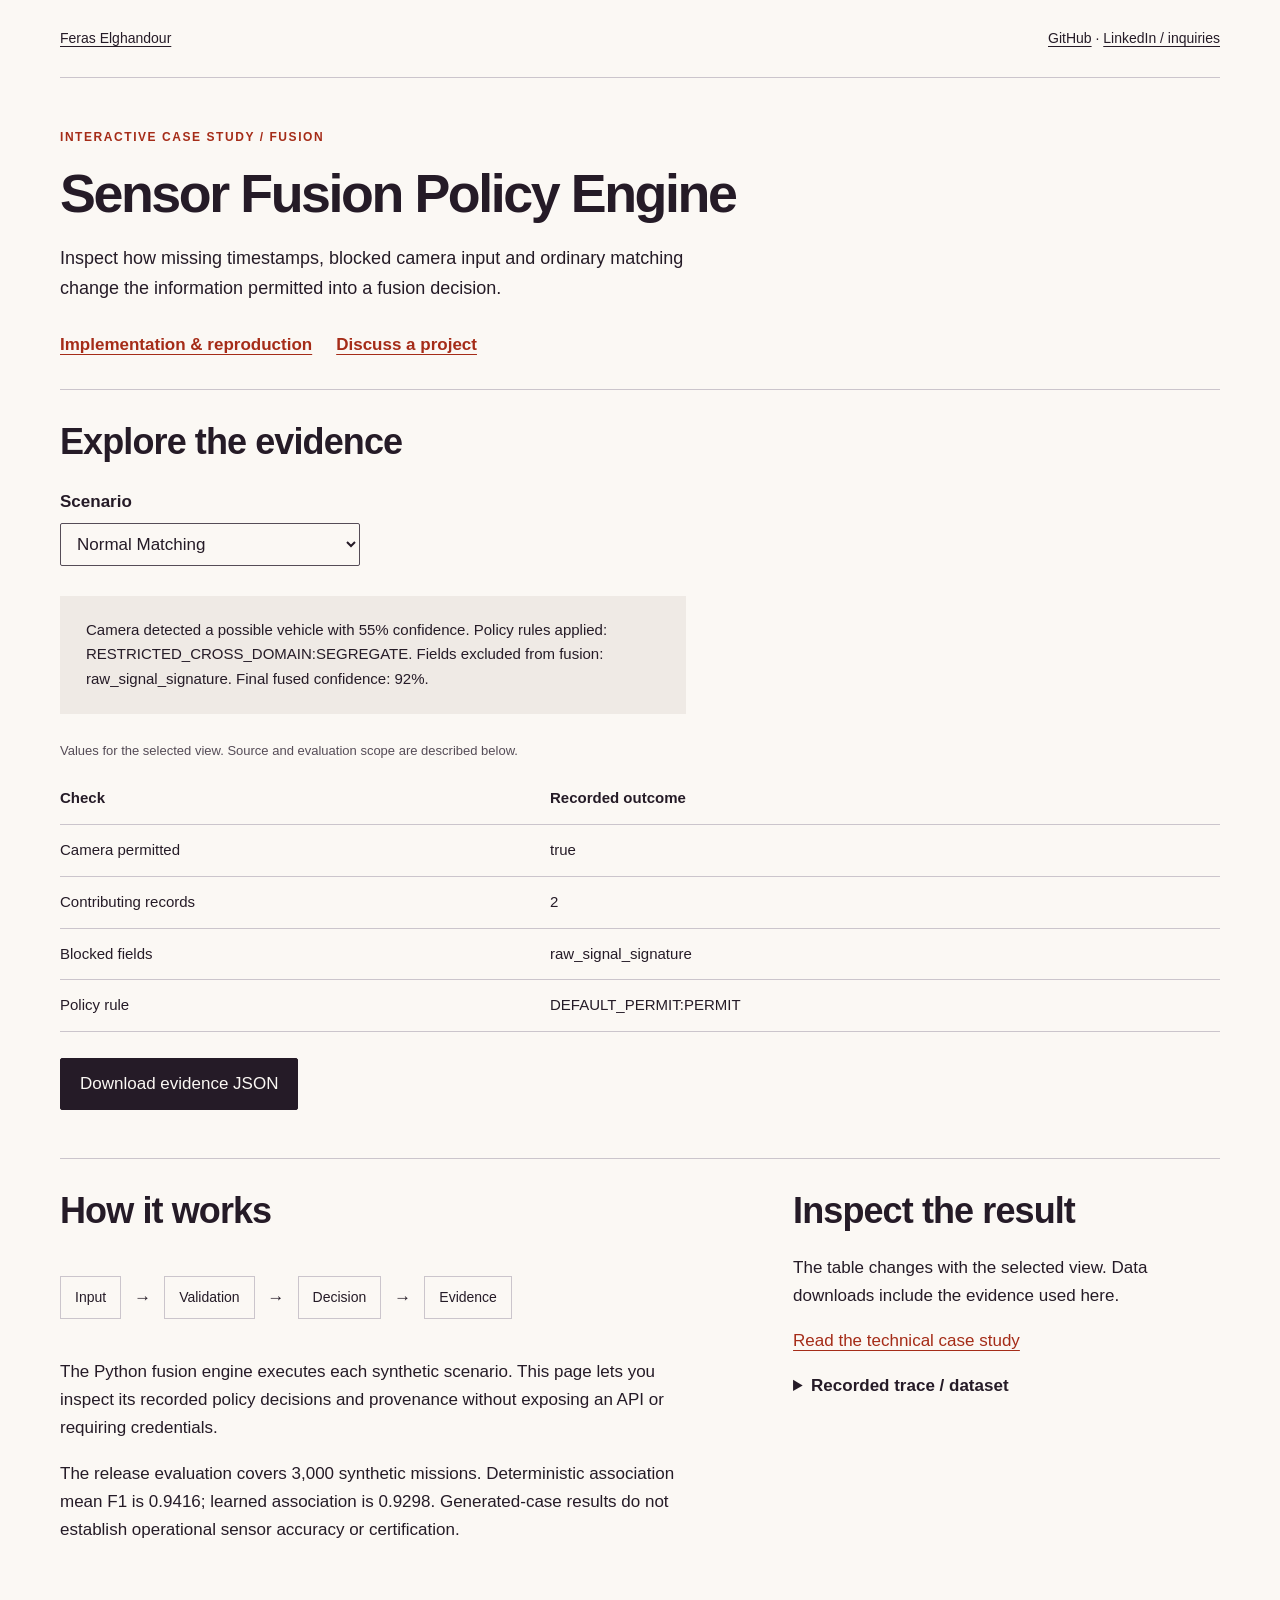
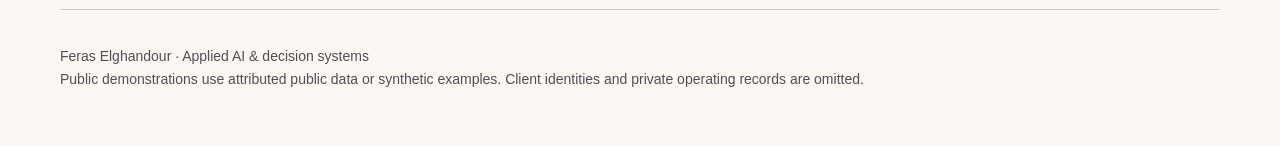
<file: docs/index.html>
<!doctype html><html lang="en"><head><meta charset="utf-8"><meta name="viewport" content="width=device-width,initial-scale=1"><meta name="description" content="Sensor Fusion Policy Engine: implementation, evidence and interactive demonstration by Feras Elghandour."><meta name="referrer" content="strict-origin-when-cross-origin"><meta http-equiv="Content-Security-Policy" content="default-src 'none'; script-src 'self'; style-src 'self' 'unsafe-inline'; img-src 'self' data:; connect-src 'none'; base-uri 'none'; form-action 'none'; object-src 'none'"><meta name="color-scheme" content="light"><title>Sensor Fusion Policy Engine | Feras Elghandour</title><link rel="stylesheet" href="style.css"><link rel="icon" href="data:,"></head><body class="report"><a class="skip" href="#main">Skip to content</a><header><nav aria-label="Main navigation"><a href="https://feraselghandour.github.io/">Feras Elghandour</a><span><a href="https://github.com/FerasElghandour">GitHub</a> · <a href="https://www.linkedin.com/in/feras-elghandour/">LinkedIn / inquiries</a></span></nav></header><main id="main"><section class="hero"><p class="eyebrow">Interactive case study / fusion</p><h1>Sensor Fusion Policy Engine</h1><p class="intro">Inspect how missing timestamps, blocked camera input and ordinary matching change the information permitted into a fusion decision.</p><div class="links"><a href="https://github.com/FerasElghandour/sensor-fusion-policy-engine">Implementation &amp; reproduction</a><a href="https://www.linkedin.com/in/feras-elghandour/">Discuss a project</a></div></section><section class="section"><h2>Explore the evidence</h2><div class="controls"><div class="field"><label for="scenario">Scenario</label><select id="scenario"><option value="0">Normal Matching</option><option value="1">Missing Timestamp</option><option value="2">Camera Side Blocked Independently</option></select></div></div><p id="finding" class="note" role="status" aria-live="polite"></p><div id="chart" aria-label="Comparison chart"></div><div id="results" class="table-wrap"></div><p id="decision" class="status"></p><button id="download" type="button">Download evidence JSON</button></section><section class="section split"><div><h2>How it works</h2><div class="diagram" aria-label="Implementation flow"><span>Input</span> <b aria-hidden="true">→</b> <span>Validation</span> <b aria-hidden="true">→</b> <span>Decision</span> <b aria-hidden="true">→</b> <span>Evidence</span></div><p>The Python fusion engine executes each synthetic scenario. This page lets you inspect its recorded policy decisions and provenance without exposing an API or requiring credentials.</p><p>The release evaluation covers 3,000 synthetic missions. Deterministic association mean F1 is 0.9416; learned association is 0.9298. Generated-case results do not establish operational sensor accuracy or certification.</p></div><aside><h2>Inspect the result</h2><p>The table changes with the selected view. Data downloads include the evidence used here.</p><p><a href="https://github.com/FerasElghandour/sensor-fusion-policy-engine/blob/main/README.md">Read the technical case study</a></p><details><summary>Recorded trace / dataset</summary><pre id="details">{
  &quot;kind&quot;: &quot;fusion&quot;,
  &quot;input_type&quot;: &quot;generated sensor fixtures; no operational sensor data&quot;,
  &quot;scenarios&quot;: [
    {
      &quot;name&quot;: &quot;Normal Matching&quot;,
      &quot;summary&quot;: &quot;Camera detected a possible vehicle with 55% confidence. Policy rules applied: RESTRICTED_CROSS_DOMAIN:SEGREGATE. Fields excluded from fusion: raw_signal_signature. Final fused confidence: 92%.&quot;,
      &quot;rows&quot;: [
        [
          &quot;Camera permitted&quot;,
          true
        ],
        [
          &quot;Contributing records&quot;,
          2
        ],
        [
          &quot;Blocked fields&quot;,
          &quot;raw_signal_signature&quot;
        ],
        [
          &quot;Policy rule&quot;,
          &quot;DEFAULT_PERMIT:PERMIT&quot;
        ]
      ],
      &quot;trace&quot;: {
        &quot;conclusion_id&quot;: &quot;5c11975a-28ed-44c5-a081-d128c6e1a051&quot;,
        &quot;object_class&quot;: &quot;vehicle&quot;,
        &quot;confidence_before&quot;: 0.55,
        &quot;confidence_after&quot;: 0.919,
        &quot;contributing_data_ids&quot;: [
          &quot;b71ff9f7-d915-4f99-9009-569a99b28fb5&quot;,
          &quot;05bdc7da-9cf9-48eb-b88a-557be0997211&quot;
        ],
        &quot;blocked_fields&quot;: [
          &quot;raw_signal_signature&quot;
        ],
        &quot;applied_policy_rules&quot;: [
          &quot;RESTRICTED_CROSS_DOMAIN:SEGREGATE&quot;
        ],
        &quot;requested_evidence&quot;: [
          &quot;Requested radar data (request 1/3) to resolve missing [&#x27;speed_mps&#x27;, &#x27;distance_m&#x27;]&quot;
        ],
        &quot;candidates_considered&quot;: [
          {
            &quot;radar_id&quot;: &quot;05bdc7da-9cf9-48eb-b88a-557be0997211&quot;,
            &quot;camera_id&quot;: &quot;b71ff9f7-d915-4f99-9009-569a99b28fb5&quot;,
            &quot;association_score&quot;: 0.938,
            &quot;rationale&quot;: &quot;time_score=1.00 (delta=0.5), location_score=0.99 (distance=0.2m), direction_score=0.94 (diff=5.0 deg), confidence_score=0.69&quot;
          },
          {
            &quot;radar_id&quot;: &quot;60546054-e144-45a8-a83c-86b25a11d27c&quot;,
            &quot;camera_id&quot;: &quot;b71ff9f7-d915-4f99-9009-569a99b28fb5&quot;,
            &quot;association_score&quot;: 0.457,
            &quot;rationale&quot;: &quot;time_score=0.00 (delta=None), location_score=0.92 (distance=1.7m), direction_score=0.56 (diff=40.0 deg), confidence_score=0.48&quot;
          },
          {
            &quot;radar_id&quot;: &quot;8f89817b-7dee-473a-b1c2-4dcfd5ea2374&quot;,
            &quot;camera_id&quot;: &quot;b71ff9f7-d915-4f99-9009-569a99b28fb5&quot;,
            &quot;association_score&quot;: 0.311,
            &quot;rationale&quot;: &quot;time_score=0.00 (delta=None), location_score=0.82 (distance=3.5m), direction_score=0.00 (diff=120.0 deg), confidence_score=0.43&quot;
          }
        ],
        &quot;explanation&quot;: &quot;Camera detected a possible vehicle with 55% confidence. Policy rules applied: RESTRICTED_CROSS_DOMAIN:SEGREGATE. Fields excluded from fusion: raw_signal_signature. Final fused confidence: 92%.&quot;,
        &quot;camera_compliance_decision_id&quot;: &quot;a8e29ddf-ee62-472a-a40e-fe0437053b84&quot;,
        &quot;camera_policy_rule&quot;: &quot;DEFAULT_PERMIT:PERMIT&quot;,
        &quot;camera_policy_id&quot;: &quot;fusion-compliance-baseline&quot;,
        &quot;camera_policy_version&quot;: &quot;1.0.0&quot;,
        &quot;camera_blocked_fields&quot;: [],
        &quot;camera_ai_risk_probability&quot;: 0.0333,
        &quot;camera_approved&quot;: true,
        &quot;radar_dispositions&quot;: [
          {
            &quot;compliance_decision_id&quot;: &quot;5d3d8501-d4e2-4aab-9189-c93b1a444c5a&quot;,
            &quot;item_id&quot;: &quot;05bdc7da-9cf9-48eb-b88a-557be0997211&quot;,
            &quot;sensor_source&quot;: &quot;radar&quot;,
            &quot;approved&quot;: true,
            &quot;action&quot;: &quot;SEGREGATE&quot;,
            &quot;rule_name&quot;: &quot;RESTRICTED_CROSS_DOMAIN&quot;,
            &quot;policy_id&quot;: &quot;fusion-compliance-baseline&quot;,
            &quot;policy_version&quot;: &quot;1.0.0&quot;,
            &quot;blocked_fields&quot;: [
              &quot;raw_signal_signature&quot;
            ],
            &quot;ai_risk_probability&quot;: 0.0333,
            &quot;ai_risk_categories&quot;: [],
            &quot;explanation&quot;: &quot;Item 05bdc7da-9cf9-48eb-b88a-557be0997211 is classified restricted and was evaluated against the open domain. RESTRICTED data not released for the target domain has its sensitive fields blocked, but its remaining metadata is still permitted to fuse. Blocked field(s): [&#x27;raw_signal_signature&#x27;].&quot;
          },
          {
            &quot;compliance_decision_id&quot;: &quot;6be08fd7-d25b-4782-8577-22bb65a1acf2&quot;,
            &quot;item_id&quot;: &quot;60546054-e144-45a8-a83c-86b25a11d27c&quot;,
            &quot;sensor_source&quot;: &quot;radar&quot;,
            &quot;approved&quot;: true,
            &quot;action&quot;: &quot;PERMIT&quot;,
            &quot;rule_name&quot;: &quot;DEFAULT_PERMIT&quot;,
            &quot;policy_id&quot;: &quot;fusion-compliance-baseline&quot;,
            &quot;policy_version&quot;: &quot;1.0.0&quot;,
            &quot;blocked_fields&quot;: [],
            &quot;ai_risk_probability&quot;: 0.0333,
            &quot;ai_risk_categories&quot;: [],
            &quot;explanation&quot;: &quot;Item 60546054-e144-45a8-a83c-86b25a11d27c is classified public and was evaluated against the open domain. Public or properly released data is permitted by default.&quot;
          },
          {
            &quot;compliance_decision_id&quot;: &quot;29926b12-4f73-4b2f-8e8f-b71bf09434c3&quot;,
            &quot;item_id&quot;: &quot;8f89817b-7dee-473a-b1c2-4dcfd5ea2374&quot;,
            &quot;sensor_source&quot;: &quot;radar&quot;,
            &quot;approved&quot;: true,
            &quot;action&quot;: &quot;PERMIT&quot;,
            &quot;rule_name&quot;: &quot;DEFAULT_PERMIT&quot;,
            &quot;policy_id&quot;: &quot;fusion-compliance-baseline&quot;,
            &quot;policy_version&quot;: &quot;1.0.0&quot;,
            &quot;blocked_fields&quot;: [],
            &quot;ai_risk_probability&quot;: 0.0333,
            &quot;ai_risk_categories&quot;: [],
            &quot;explanation&quot;: &quot;Item 8f89817b-7dee-473a-b1c2-4dcfd5ea2374 is classified public and was evaluated against the open domain. Public or properly released data is permitted by default.&quot;
          }
        ]
      }
    },
    {
      &quot;name&quot;: &quot;Missing Timestamp&quot;,
      &quot;summary&quot;: &quot;Camera detected a possible vehicle with 55% confidence. Policy rules applied: RESTRICTED_CROSS_DOMAIN:SEGREGATE. Fields excluded from fusion: raw_signal_signature. Final fused confidence: 92%.&quot;,
      &quot;rows&quot;: [
        [
          &quot;Camera permitted&quot;,
          true
        ],
        [
          &quot;Contributing records&quot;,
          2
        ],
        [
          &quot;Blocked fields&quot;,
          &quot;raw_signal_signature&quot;
        ],
        [
          &quot;Policy rule&quot;,
          &quot;DEFAULT_PERMIT:PERMIT&quot;
        ]
      ],
      &quot;trace&quot;: {
        &quot;conclusion_id&quot;: &quot;b33b777f-2e20-4405-9723-32e7f6d80221&quot;,
        &quot;object_class&quot;: &quot;vehicle&quot;,
        &quot;confidence_before&quot;: 0.55,
        &quot;confidence_after&quot;: 0.919,
        &quot;contributing_data_ids&quot;: [
          &quot;e47e7bdd-9e94-43cf-b552-6057ec0b3949&quot;,
          &quot;265e1b2e-8aae-410e-becd-c7e269526b7f&quot;
        ],
        &quot;blocked_fields&quot;: [
          &quot;raw_signal_signature&quot;
        ],
        &quot;applied_policy_rules&quot;: [
          &quot;RESTRICTED_CROSS_DOMAIN:SEGREGATE&quot;
        ],
        &quot;requested_evidence&quot;: [
          &quot;Requested radar data (request 1/3) to resolve missing [&#x27;speed_mps&#x27;, &#x27;distance_m&#x27;]&quot;
        ],
        &quot;candidates_considered&quot;: [
          {
            &quot;radar_id&quot;: &quot;265e1b2e-8aae-410e-becd-c7e269526b7f&quot;,
            &quot;camera_id&quot;: &quot;e47e7bdd-9e94-43cf-b552-6057ec0b3949&quot;,
            &quot;association_score&quot;: 0.588,
            &quot;rationale&quot;: &quot;time_score=0.00 (delta=None), location_score=0.99 (distance=0.2m), direction_score=0.94 (diff=5.0 deg), confidence_score=0.69&quot;
          },
          {
            &quot;radar_id&quot;: &quot;4fbf1faf-4125-4ef3-9400-08ea1e493f5c&quot;,
            &quot;camera_id&quot;: &quot;e47e7bdd-9e94-43cf-b552-6057ec0b3949&quot;,
            &quot;association_score&quot;: 0.457,
            &quot;rationale&quot;: &quot;time_score=0.00 (delta=None), location_score=0.92 (distance=1.7m), direction_score=0.56 (diff=40.0 deg), confidence_score=0.48&quot;
          },
          {
            &quot;radar_id&quot;: &quot;b3d79654-3ec0-47a9-beb6-8c9cb963e207&quot;,
            &quot;camera_id&quot;: &quot;e47e7bdd-9e94-43cf-b552-6057ec0b3949&quot;,
            &quot;association_score&quot;: 0.311,
            &quot;rationale&quot;: &quot;time_score=0.00 (delta=None), location_score=0.82 (distance=3.5m), direction_score=0.00 (diff=120.0 deg), confidence_score=0.43&quot;
          }
        ],
        &quot;explanation&quot;: &quot;Camera detected a possible vehicle with 55% confidence. Policy rules applied: RESTRICTED_CROSS_DOMAIN:SEGREGATE. Fields excluded from fusion: raw_signal_signature. Final fused confidence: 92%.&quot;,
        &quot;camera_compliance_decision_id&quot;: &quot;759e7f84-a866-4d45-adaa-ce5bd550516b&quot;,
        &quot;camera_policy_rule&quot;: &quot;DEFAULT_PERMIT:PERMIT&quot;,
        &quot;camera_policy_id&quot;: &quot;fusion-compliance-baseline&quot;,
        &quot;camera_policy_version&quot;: &quot;1.0.0&quot;,
        &quot;camera_blocked_fields&quot;: [],
        &quot;camera_ai_risk_probability&quot;: 0.0333,
        &quot;camera_approved&quot;: true,
        &quot;radar_dispositions&quot;: [
          {
            &quot;compliance_decision_id&quot;: &quot;ea69197a-6d5e-4cf9-83b6-17a9279da6d7&quot;,
            &quot;item_id&quot;: &quot;265e1b2e-8aae-410e-becd-c7e269526b7f&quot;,
            &quot;sensor_source&quot;: &quot;radar&quot;,
            &quot;approved&quot;: true,
            &quot;action&quot;: &quot;SEGREGATE&quot;,
            &quot;rule_name&quot;: &quot;RESTRICTED_CROSS_DOMAIN&quot;,
            &quot;policy_id&quot;: &quot;fusion-compliance-baseline&quot;,
            &quot;policy_version&quot;: &quot;1.0.0&quot;,
            &quot;blocked_fields&quot;: [
              &quot;raw_signal_signature&quot;
            ],
            &quot;ai_risk_probability&quot;: 0.0333,
            &quot;ai_risk_categories&quot;: [],
            &quot;explanation&quot;: &quot;Item 265e1b2e-8aae-410e-becd-c7e269526b7f is classified restricted and was evaluated against the open domain. RESTRICTED data not released for the target domain has its sensitive fields blocked, but its remaining metadata is still permitted to fuse. Blocked field(s): [&#x27;raw_signal_signature&#x27;].&quot;
          },
          {
            &quot;compliance_decision_id&quot;: &quot;d7c7111e-c563-43f5-9b0b-3e3f2bfc586d&quot;,
            &quot;item_id&quot;: &quot;4fbf1faf-4125-4ef3-9400-08ea1e493f5c&quot;,
            &quot;sensor_source&quot;: &quot;radar&quot;,
            &quot;approved&quot;: true,
            &quot;action&quot;: &quot;PERMIT&quot;,
            &quot;rule_name&quot;: &quot;DEFAULT_PERMIT&quot;,
            &quot;policy_id&quot;: &quot;fusion-compliance-baseline&quot;,
            &quot;policy_version&quot;: &quot;1.0.0&quot;,
            &quot;blocked_fields&quot;: [],
            &quot;ai_risk_probability&quot;: 0.0333,
            &quot;ai_risk_categories&quot;: [],
            &quot;explanation&quot;: &quot;Item 4fbf1faf-4125-4ef3-9400-08ea1e493f5c is classified public and was evaluated against the open domain. Public or properly released data is permitted by default.&quot;
          },
          {
            &quot;compliance_decision_id&quot;: &quot;6e8aaf81-f966-41f0-8ac1-0465dcfaed96&quot;,
            &quot;item_id&quot;: &quot;b3d79654-3ec0-47a9-beb6-8c9cb963e207&quot;,
            &quot;sensor_source&quot;: &quot;radar&quot;,
            &quot;approved&quot;: true,
            &quot;action&quot;: &quot;PERMIT&quot;,
            &quot;rule_name&quot;: &quot;DEFAULT_PERMIT&quot;,
            &quot;policy_id&quot;: &quot;fusion-compliance-baseline&quot;,
            &quot;policy_version&quot;: &quot;1.0.0&quot;,
            &quot;blocked_fields&quot;: [],
            &quot;ai_risk_probability&quot;: 0.0333,
            &quot;ai_risk_categories&quot;: [],
            &quot;explanation&quot;: &quot;Item b3d79654-3ec0-47a9-beb6-8c9cb963e207 is classified public and was evaluated against the open domain. Public or properly released data is permitted by default.&quot;
          }
        ]
      }
    },
    {
      &quot;name&quot;: &quot;Camera Side Blocked Independently&quot;,
      &quot;summary&quot;: &quot;Camera detection 8c2e3b58-e504-44b0-b7ed-77450325291a was blocked by the Fusion Compliance Engine before it could reach the fusion pipeline. Item 8c2e3b58-e504-44b0-b7ed-77450325291a is classified confidential and was evaluated against the open domain. CONFIDENTIAL data not released for the target network domain is rejected outright \u2014 nothing about it may enter fusion. Blocked field(s): [&#x27;*&#x27;].&quot;,
      &quot;rows&quot;: [
        [
          &quot;Camera permitted&quot;,
          false
        ],
        [
          &quot;Contributing records&quot;,
          0
        ],
        [
          &quot;Blocked fields&quot;,
          &quot;*&quot;
        ],
        [
          &quot;Policy rule&quot;,
          &quot;FORBIDDEN_DOMAIN:REJECT&quot;
        ]
      ],
      &quot;trace&quot;: {
        &quot;conclusion_id&quot;: &quot;ac23286b-37c1-4286-ab25-e30358a590f4&quot;,
        &quot;object_class&quot;: &quot;vehicle&quot;,
        &quot;confidence_before&quot;: 0.55,
        &quot;confidence_after&quot;: 0.55,
        &quot;contributing_data_ids&quot;: [],
        &quot;blocked_fields&quot;: [
          &quot;*&quot;
        ],
        &quot;applied_policy_rules&quot;: [],
        &quot;requested_evidence&quot;: [],
        &quot;candidates_considered&quot;: [],
        &quot;explanation&quot;: &quot;Camera detection 8c2e3b58-e504-44b0-b7ed-77450325291a was blocked by the Fusion Compliance Engine before it could reach the fusion pipeline. Item 8c2e3b58-e504-44b0-b7ed-77450325291a is classified confidential and was evaluated against the open domain. CONFIDENTIAL data not released for the target network domain is rejected outright \u2014 nothing about it may enter fusion. Blocked field(s): [&#x27;*&#x27;].&quot;,
        &quot;camera_compliance_decision_id&quot;: &quot;4972a12d-03f4-4021-bd45-c8cd452eb3a5&quot;,
        &quot;camera_policy_rule&quot;: &quot;FORBIDDEN_DOMAIN:REJECT&quot;,
        &quot;camera_policy_id&quot;: &quot;fusion-compliance-baseline&quot;,
        &quot;camera_policy_version&quot;: &quot;1.0.0&quot;,
        &quot;camera_blocked_fields&quot;: [
          &quot;*&quot;
        ],
        &quot;camera_ai_risk_probability&quot;: 0.0333,
        &quot;camera_approved&quot;: false,
        &quot;radar_dispositions&quot;: []
      }
    }
  ]
}</pre></details></aside></section></main><footer>Feras Elghandour · Applied AI &amp; decision systems<br>Public demonstrations use attributed public data or synthetic examples. Client identities and private operating records are omitted.</footer><script type="application/json" id="report-data">{"kind": "fusion", "input_type": "generated sensor fixtures; no operational sensor data", "scenarios": [{"name": "Normal Matching", "summary": "Camera detected a possible vehicle with 55% confidence. Policy rules applied: RESTRICTED_CROSS_DOMAIN:SEGREGATE. Fields excluded from fusion: raw_signal_signature. Final fused confidence: 92%.", "rows": [["Camera permitted", true], ["Contributing records", 2], ["Blocked fields", "raw_signal_signature"], ["Policy rule", "DEFAULT_PERMIT:PERMIT"]], "trace": {"conclusion_id": "5c11975a-28ed-44c5-a081-d128c6e1a051", "object_class": "vehicle", "confidence_before": 0.55, "confidence_after": 0.919, "contributing_data_ids": ["b71ff9f7-d915-4f99-9009-569a99b28fb5", "05bdc7da-9cf9-48eb-b88a-557be0997211"], "blocked_fields": ["raw_signal_signature"], "applied_policy_rules": ["RESTRICTED_CROSS_DOMAIN:SEGREGATE"], "requested_evidence": ["Requested radar data (request 1/3) to resolve missing ['speed_mps', 'distance_m']"], "candidates_considered": [{"radar_id": "05bdc7da-9cf9-48eb-b88a-557be0997211", "camera_id": "b71ff9f7-d915-4f99-9009-569a99b28fb5", "association_score": 0.938, "rationale": "time_score=1.00 (delta=0.5), location_score=0.99 (distance=0.2m), direction_score=0.94 (diff=5.0 deg), confidence_score=0.69"}, {"radar_id": "60546054-e144-45a8-a83c-86b25a11d27c", "camera_id": "b71ff9f7-d915-4f99-9009-569a99b28fb5", "association_score": 0.457, "rationale": "time_score=0.00 (delta=None), location_score=0.92 (distance=1.7m), direction_score=0.56 (diff=40.0 deg), confidence_score=0.48"}, {"radar_id": "8f89817b-7dee-473a-b1c2-4dcfd5ea2374", "camera_id": "b71ff9f7-d915-4f99-9009-569a99b28fb5", "association_score": 0.311, "rationale": "time_score=0.00 (delta=None), location_score=0.82 (distance=3.5m), direction_score=0.00 (diff=120.0 deg), confidence_score=0.43"}], "explanation": "Camera detected a possible vehicle with 55% confidence. Policy rules applied: RESTRICTED_CROSS_DOMAIN:SEGREGATE. Fields excluded from fusion: raw_signal_signature. Final fused confidence: 92%.", "camera_compliance_decision_id": "a8e29ddf-ee62-472a-a40e-fe0437053b84", "camera_policy_rule": "DEFAULT_PERMIT:PERMIT", "camera_policy_id": "fusion-compliance-baseline", "camera_policy_version": "1.0.0", "camera_blocked_fields": [], "camera_ai_risk_probability": 0.0333, "camera_approved": true, "radar_dispositions": [{"compliance_decision_id": "5d3d8501-d4e2-4aab-9189-c93b1a444c5a", "item_id": "05bdc7da-9cf9-48eb-b88a-557be0997211", "sensor_source": "radar", "approved": true, "action": "SEGREGATE", "rule_name": "RESTRICTED_CROSS_DOMAIN", "policy_id": "fusion-compliance-baseline", "policy_version": "1.0.0", "blocked_fields": ["raw_signal_signature"], "ai_risk_probability": 0.0333, "ai_risk_categories": [], "explanation": "Item 05bdc7da-9cf9-48eb-b88a-557be0997211 is classified restricted and was evaluated against the open domain. RESTRICTED data not released for the target domain has its sensitive fields blocked, but its remaining metadata is still permitted to fuse. Blocked field(s): ['raw_signal_signature']."}, {"compliance_decision_id": "6be08fd7-d25b-4782-8577-22bb65a1acf2", "item_id": "60546054-e144-45a8-a83c-86b25a11d27c", "sensor_source": "radar", "approved": true, "action": "PERMIT", "rule_name": "DEFAULT_PERMIT", "policy_id": "fusion-compliance-baseline", "policy_version": "1.0.0", "blocked_fields": [], "ai_risk_probability": 0.0333, "ai_risk_categories": [], "explanation": "Item 60546054-e144-45a8-a83c-86b25a11d27c is classified public and was evaluated against the open domain. Public or properly released data is permitted by default."}, {"compliance_decision_id": "29926b12-4f73-4b2f-8e8f-b71bf09434c3", "item_id": "8f89817b-7dee-473a-b1c2-4dcfd5ea2374", "sensor_source": "radar", "approved": true, "action": "PERMIT", "rule_name": "DEFAULT_PERMIT", "policy_id": "fusion-compliance-baseline", "policy_version": "1.0.0", "blocked_fields": [], "ai_risk_probability": 0.0333, "ai_risk_categories": [], "explanation": "Item 8f89817b-7dee-473a-b1c2-4dcfd5ea2374 is classified public and was evaluated against the open domain. Public or properly released data is permitted by default."}]}}, {"name": "Missing Timestamp", "summary": "Camera detected a possible vehicle with 55% confidence. Policy rules applied: RESTRICTED_CROSS_DOMAIN:SEGREGATE. Fields excluded from fusion: raw_signal_signature. Final fused confidence: 92%.", "rows": [["Camera permitted", true], ["Contributing records", 2], ["Blocked fields", "raw_signal_signature"], ["Policy rule", "DEFAULT_PERMIT:PERMIT"]], "trace": {"conclusion_id": "b33b777f-2e20-4405-9723-32e7f6d80221", "object_class": "vehicle", "confidence_before": 0.55, "confidence_after": 0.919, "contributing_data_ids": ["e47e7bdd-9e94-43cf-b552-6057ec0b3949", "265e1b2e-8aae-410e-becd-c7e269526b7f"], "blocked_fields": ["raw_signal_signature"], "applied_policy_rules": ["RESTRICTED_CROSS_DOMAIN:SEGREGATE"], "requested_evidence": ["Requested radar data (request 1/3) to resolve missing ['speed_mps', 'distance_m']"], "candidates_considered": [{"radar_id": "265e1b2e-8aae-410e-becd-c7e269526b7f", "camera_id": "e47e7bdd-9e94-43cf-b552-6057ec0b3949", "association_score": 0.588, "rationale": "time_score=0.00 (delta=None), location_score=0.99 (distance=0.2m), direction_score=0.94 (diff=5.0 deg), confidence_score=0.69"}, {"radar_id": "4fbf1faf-4125-4ef3-9400-08ea1e493f5c", "camera_id": "e47e7bdd-9e94-43cf-b552-6057ec0b3949", "association_score": 0.457, "rationale": "time_score=0.00 (delta=None), location_score=0.92 (distance=1.7m), direction_score=0.56 (diff=40.0 deg), confidence_score=0.48"}, {"radar_id": "b3d79654-3ec0-47a9-beb6-8c9cb963e207", "camera_id": "e47e7bdd-9e94-43cf-b552-6057ec0b3949", "association_score": 0.311, "rationale": "time_score=0.00 (delta=None), location_score=0.82 (distance=3.5m), direction_score=0.00 (diff=120.0 deg), confidence_score=0.43"}], "explanation": "Camera detected a possible vehicle with 55% confidence. Policy rules applied: RESTRICTED_CROSS_DOMAIN:SEGREGATE. Fields excluded from fusion: raw_signal_signature. Final fused confidence: 92%.", "camera_compliance_decision_id": "759e7f84-a866-4d45-adaa-ce5bd550516b", "camera_policy_rule": "DEFAULT_PERMIT:PERMIT", "camera_policy_id": "fusion-compliance-baseline", "camera_policy_version": "1.0.0", "camera_blocked_fields": [], "camera_ai_risk_probability": 0.0333, "camera_approved": true, "radar_dispositions": [{"compliance_decision_id": "ea69197a-6d5e-4cf9-83b6-17a9279da6d7", "item_id": "265e1b2e-8aae-410e-becd-c7e269526b7f", "sensor_source": "radar", "approved": true, "action": "SEGREGATE", "rule_name": "RESTRICTED_CROSS_DOMAIN", "policy_id": "fusion-compliance-baseline", "policy_version": "1.0.0", "blocked_fields": ["raw_signal_signature"], "ai_risk_probability": 0.0333, "ai_risk_categories": [], "explanation": "Item 265e1b2e-8aae-410e-becd-c7e269526b7f is classified restricted and was evaluated against the open domain. RESTRICTED data not released for the target domain has its sensitive fields blocked, but its remaining metadata is still permitted to fuse. Blocked field(s): ['raw_signal_signature']."}, {"compliance_decision_id": "d7c7111e-c563-43f5-9b0b-3e3f2bfc586d", "item_id": "4fbf1faf-4125-4ef3-9400-08ea1e493f5c", "sensor_source": "radar", "approved": true, "action": "PERMIT", "rule_name": "DEFAULT_PERMIT", "policy_id": "fusion-compliance-baseline", "policy_version": "1.0.0", "blocked_fields": [], "ai_risk_probability": 0.0333, "ai_risk_categories": [], "explanation": "Item 4fbf1faf-4125-4ef3-9400-08ea1e493f5c is classified public and was evaluated against the open domain. Public or properly released data is permitted by default."}, {"compliance_decision_id": "6e8aaf81-f966-41f0-8ac1-0465dcfaed96", "item_id": "b3d79654-3ec0-47a9-beb6-8c9cb963e207", "sensor_source": "radar", "approved": true, "action": "PERMIT", "rule_name": "DEFAULT_PERMIT", "policy_id": "fusion-compliance-baseline", "policy_version": "1.0.0", "blocked_fields": [], "ai_risk_probability": 0.0333, "ai_risk_categories": [], "explanation": "Item b3d79654-3ec0-47a9-beb6-8c9cb963e207 is classified public and was evaluated against the open domain. Public or properly released data is permitted by default."}]}}, {"name": "Camera Side Blocked Independently", "summary": "Camera detection 8c2e3b58-e504-44b0-b7ed-77450325291a was blocked by the Fusion Compliance Engine before it could reach the fusion pipeline. Item 8c2e3b58-e504-44b0-b7ed-77450325291a is classified confidential and was evaluated against the open domain. CONFIDENTIAL data not released for the target network domain is rejected outright \u2014 nothing about it may enter fusion. Blocked field(s): ['*'].", "rows": [["Camera permitted", false], ["Contributing records", 0], ["Blocked fields", "*"], ["Policy rule", "FORBIDDEN_DOMAIN:REJECT"]], "trace": {"conclusion_id": "ac23286b-37c1-4286-ab25-e30358a590f4", "object_class": "vehicle", "confidence_before": 0.55, "confidence_after": 0.55, "contributing_data_ids": [], "blocked_fields": ["*"], "applied_policy_rules": [], "requested_evidence": [], "candidates_considered": [], "explanation": "Camera detection 8c2e3b58-e504-44b0-b7ed-77450325291a was blocked by the Fusion Compliance Engine before it could reach the fusion pipeline. Item 8c2e3b58-e504-44b0-b7ed-77450325291a is classified confidential and was evaluated against the open domain. CONFIDENTIAL data not released for the target network domain is rejected outright \u2014 nothing about it may enter fusion. Blocked field(s): ['*'].", "camera_compliance_decision_id": "4972a12d-03f4-4021-bd45-c8cd452eb3a5", "camera_policy_rule": "FORBIDDEN_DOMAIN:REJECT", "camera_policy_id": "fusion-compliance-baseline", "camera_policy_version": "1.0.0", "camera_blocked_fields": ["*"], "camera_ai_risk_probability": 0.0333, "camera_approved": false, "radar_dispositions": []}}]}</script><script src="report.js" defer></script></body></html>
</file>
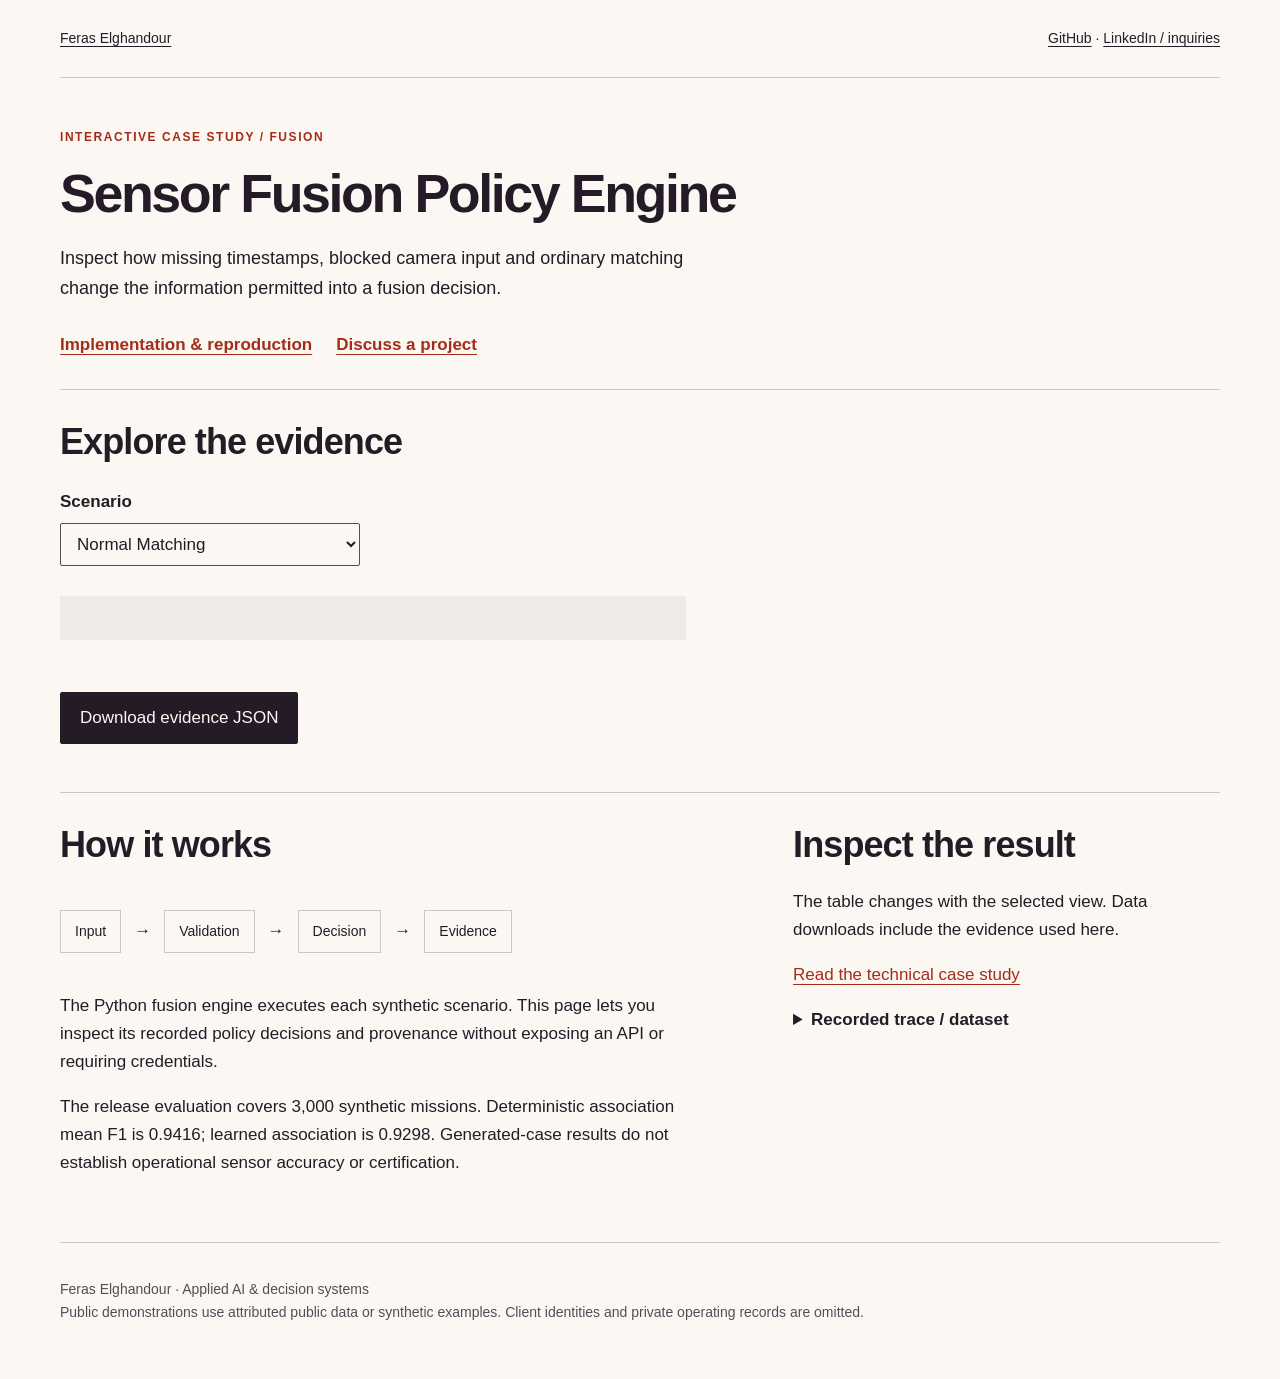
<file: docs/report-template.html>
<!doctype html><html lang="en"><head><meta charset="utf-8"><meta name="viewport" content="width=device-width,initial-scale=1"><meta name="description" content="Sensor Fusion Policy Engine: implementation, evidence and interactive demonstration by Feras Elghandour."><meta name="referrer" content="strict-origin-when-cross-origin"><meta http-equiv="Content-Security-Policy" content="default-src 'none'; script-src 'self'; style-src 'self' 'unsafe-inline'; img-src 'self' data:; connect-src 'none'; base-uri 'none'; form-action 'none'; object-src 'none'"><meta name="color-scheme" content="light"><title>Sensor Fusion Policy Engine | Feras Elghandour</title><link rel="stylesheet" href="style.css"><link rel="icon" href="data:,"></head><body class="report"><a class="skip" href="#main">Skip to content</a><header><nav aria-label="Main navigation"><a href="https://feraselghandour.github.io/">Feras Elghandour</a><span><a href="https://github.com/FerasElghandour">GitHub</a> · <a href="https://www.linkedin.com/in/feras-elghandour/">LinkedIn / inquiries</a></span></nav></header><main id="main"><section class="hero"><p class="eyebrow">Interactive case study / fusion</p><h1>Sensor Fusion Policy Engine</h1><p class="intro">Inspect how missing timestamps, blocked camera input and ordinary matching change the information permitted into a fusion decision.</p><div class="links"><a href="https://github.com/FerasElghandour/sensor-fusion-policy-engine">Implementation &amp; reproduction</a><a href="https://www.linkedin.com/in/feras-elghandour/">Discuss a project</a></div></section><section class="section"><h2>Explore the evidence</h2><div class="controls"><div class="field"><label for="scenario">Scenario</label><select id="scenario"><option value="0">Normal Matching</option><option value="1">Missing Timestamp</option><option value="2">Camera Side Blocked Independently</option></select></div></div><p id="finding" class="note" role="status" aria-live="polite"></p><div id="chart" aria-label="Comparison chart"></div><div id="results" class="table-wrap"></div><p id="decision" class="status"></p><button id="download" type="button">Download evidence JSON</button></section><section class="section split"><div><h2>How it works</h2><div class="diagram" aria-label="Implementation flow"><span>Input</span> <b aria-hidden="true">→</b> <span>Validation</span> <b aria-hidden="true">→</b> <span>Decision</span> <b aria-hidden="true">→</b> <span>Evidence</span></div><p>The Python fusion engine executes each synthetic scenario. This page lets you inspect its recorded policy decisions and provenance without exposing an API or requiring credentials.</p><p>The release evaluation covers 3,000 synthetic missions. Deterministic association mean F1 is 0.9416; learned association is 0.9298. Generated-case results do not establish operational sensor accuracy or certification.</p></div><aside><h2>Inspect the result</h2><p>The table changes with the selected view. Data downloads include the evidence used here.</p><p><a href="https://github.com/FerasElghandour/sensor-fusion-policy-engine/blob/main/README.md">Read the technical case study</a></p><details><summary>Recorded trace / dataset</summary><pre id="details">__DETAIL_DATA__</pre></details></aside></section></main><footer>Feras Elghandour · Applied AI &amp; decision systems<br>Public demonstrations use attributed public data or synthetic examples. Client identities and private operating records are omitted.</footer><script type="application/json" id="report-data">__REPORT_DATA__</script><script src="report.js" defer></script></body></html>
</file>
<file: docs/style.css>
@charset "UTF-8";
:root{--ink:oklch(24% .025 320);--muted:oklch(43% .02 320);--paper:oklch(98% .006 75);--line:oklch(83% .012 320);--accent:oklch(48% .16 32);--panel:oklch(94% .009 75);--blue:oklch(43% .10 250)}
*{box-sizing:border-box}html{scroll-behavior:smooth}body{margin:0;background:var(--paper);color:var(--ink);font:17px/1.65 "Public Sans",Helvetica,Arial,sans-serif}a{color:var(--accent);text-underline-offset:.22em}a:hover{text-decoration-thickness:2px}a:focus-visible,button:focus-visible,input:focus-visible,select:focus-visible,summary:focus-visible{outline:3px solid var(--blue);outline-offset:5px}header,main,footer{width:min(1160px,calc(100% - 64px));margin:auto}nav{display:flex;justify-content:space-between;gap:20px;flex-wrap:wrap;padding:27px 0;border-bottom:1px solid var(--line);font-size:14px}nav a{color:var(--ink)}.eyebrow{font-size:12px;font-weight:700;letter-spacing:.13em;text-transform:uppercase;color:var(--accent)}h1{font-size:clamp(38px,6.5vw,80px);line-height:1.08;letter-spacing:-.045em;max-width:16ch;margin:24px 0 30px}h2{font-size:clamp(25px,3vw,36px);line-height:1.2;letter-spacing:-.025em;margin:0 0 22px}h3{font-size:22px;line-height:1.25;margin:0 0 12px}.intro{max-width:68ch;font-size:20px}.hero{padding:65px 0 52px}.hero p{max-width:68ch}.links{display:flex;gap:24px;flex-wrap:wrap;margin-top:28px;font-weight:600}.section{padding:48px 0;border-top:1px solid var(--line)}.row{display:grid;grid-template-columns:70px 1fr 1fr;gap:30px;padding:30px 0;border-top:1px solid var(--line)}.row .number{font-size:18px;color:var(--muted)}.row p{margin:0 0 15px}.row h3 a{color:var(--ink);text-decoration:none}.row h3 a:hover{text-decoration:underline}.row .category{font-size:13px;color:var(--muted);margin:0 0 10px}.split{display:grid;grid-template-columns:1.6fr 1fr;gap:50px}.split p{max-width:68ch}.note{background:var(--panel);padding:22px 26px;font-size:15px;max-width:75ch}.label{font-size:13px;font-weight:600;color:var(--muted)}label{display:block;font-weight:600;margin-bottom:7px}select,input,button{font:inherit}select,input[type=number]{max-width:100%;padding:10px 12px;background:var(--paper);color:var(--ink);border:1px solid var(--muted);border-radius:2px}input[type=range]{width:100%;accent-color:var(--accent)}button,.button{background:var(--ink);color:var(--paper);padding:11px 19px;border:1px solid var(--ink);cursor:pointer;text-decoration:none;display:inline-block;border-radius:2px}button:hover,.button:hover{background:var(--accent)}.controls{display:flex;align-items:end;flex-wrap:wrap;gap:24px;margin:24px 0 30px}.field{flex:1;min-width:190px;max-width:300px}.table-wrap{max-width:100%;overflow:auto;margin:26px 0}table{border-collapse:collapse;width:100%;font-size:15px;font-variant-numeric:tabular-nums}caption{text-align:left;font-size:13px;margin:0 0 12px;color:var(--muted)}th,td{text-align:left;padding:13px 16px 13px 0;border-bottom:1px solid var(--line);vertical-align:top}th{font-weight:600}.barrow{display:grid;grid-template-columns:150px 1fr 85px;align-items:center;gap:18px;margin:19px 0;font-size:15px}.bar{background:var(--blue);height:13px;min-width:2px}.track{background:var(--panel);height:13px}.result{font-size:26px;font-weight:700;font-variant-numeric:tabular-nums}.result small{display:block;font-size:14px;color:var(--muted);font-weight:400}.status{font-weight:700;color:var(--blue)}.diagram{display:flex;align-items:center;gap:13px;flex-wrap:wrap;padding:22px 0}.diagram span{border:1px solid var(--line);padding:9px 14px;font-size:14px}pre{white-space:pre-wrap;overflow-wrap:anywhere;background:var(--panel);padding:22px;font-size:13px}summary{cursor:pointer;font-weight:600}footer{padding:35px 0 55px;border-top:1px solid var(--line);font-size:14px;color:var(--muted)}.skip{position:absolute;top:-100px;left:20px;background:var(--ink);color:var(--paper);padding:12px;z-index:9}.skip:focus{top:10px}img{max-width:100%;height:auto}svg{max-width:100%;height:auto}.sr-only{position:absolute;width:1px;height:1px;padding:0;overflow:hidden;clip:rect(0,0,0,0)}.small{font-size:14px;color:var(--muted)}@media(max-width:760px){header,main,footer{width:calc(100% - 36px)}.hero{padding:40px 0}.row{grid-template-columns:35px 1fr;gap:15px}.row .description{grid-column:2}.split{grid-template-columns:1fr;gap:24px}.barrow{grid-template-columns:115px 1fr 70px;gap:9px;font-size:13px}.section{padding:32px 0}.intro{font-size:18px}th,td{padding-right:12px}.links{gap:16px}}@media(prefers-reduced-motion:reduce){html{scroll-behavior:auto}}@media print{body{background:var(--paper);font-size:11pt}nav,.controls,button,.skip{display:none}.hero{padding:10px 0}h1{font-size:32pt}.section{break-inside:avoid}header,main,footer{width:100%}a{color:var(--ink)}.row{break-inside:avoid}}

.report .hero{padding:38px 0 30px}.report h1{font-size:clamp(32px,4.2vw,56px);max-width:24ch;margin:16px 0 22px}.report .intro{font-size:18px}.report .section{padding-top:30px}
</file>
